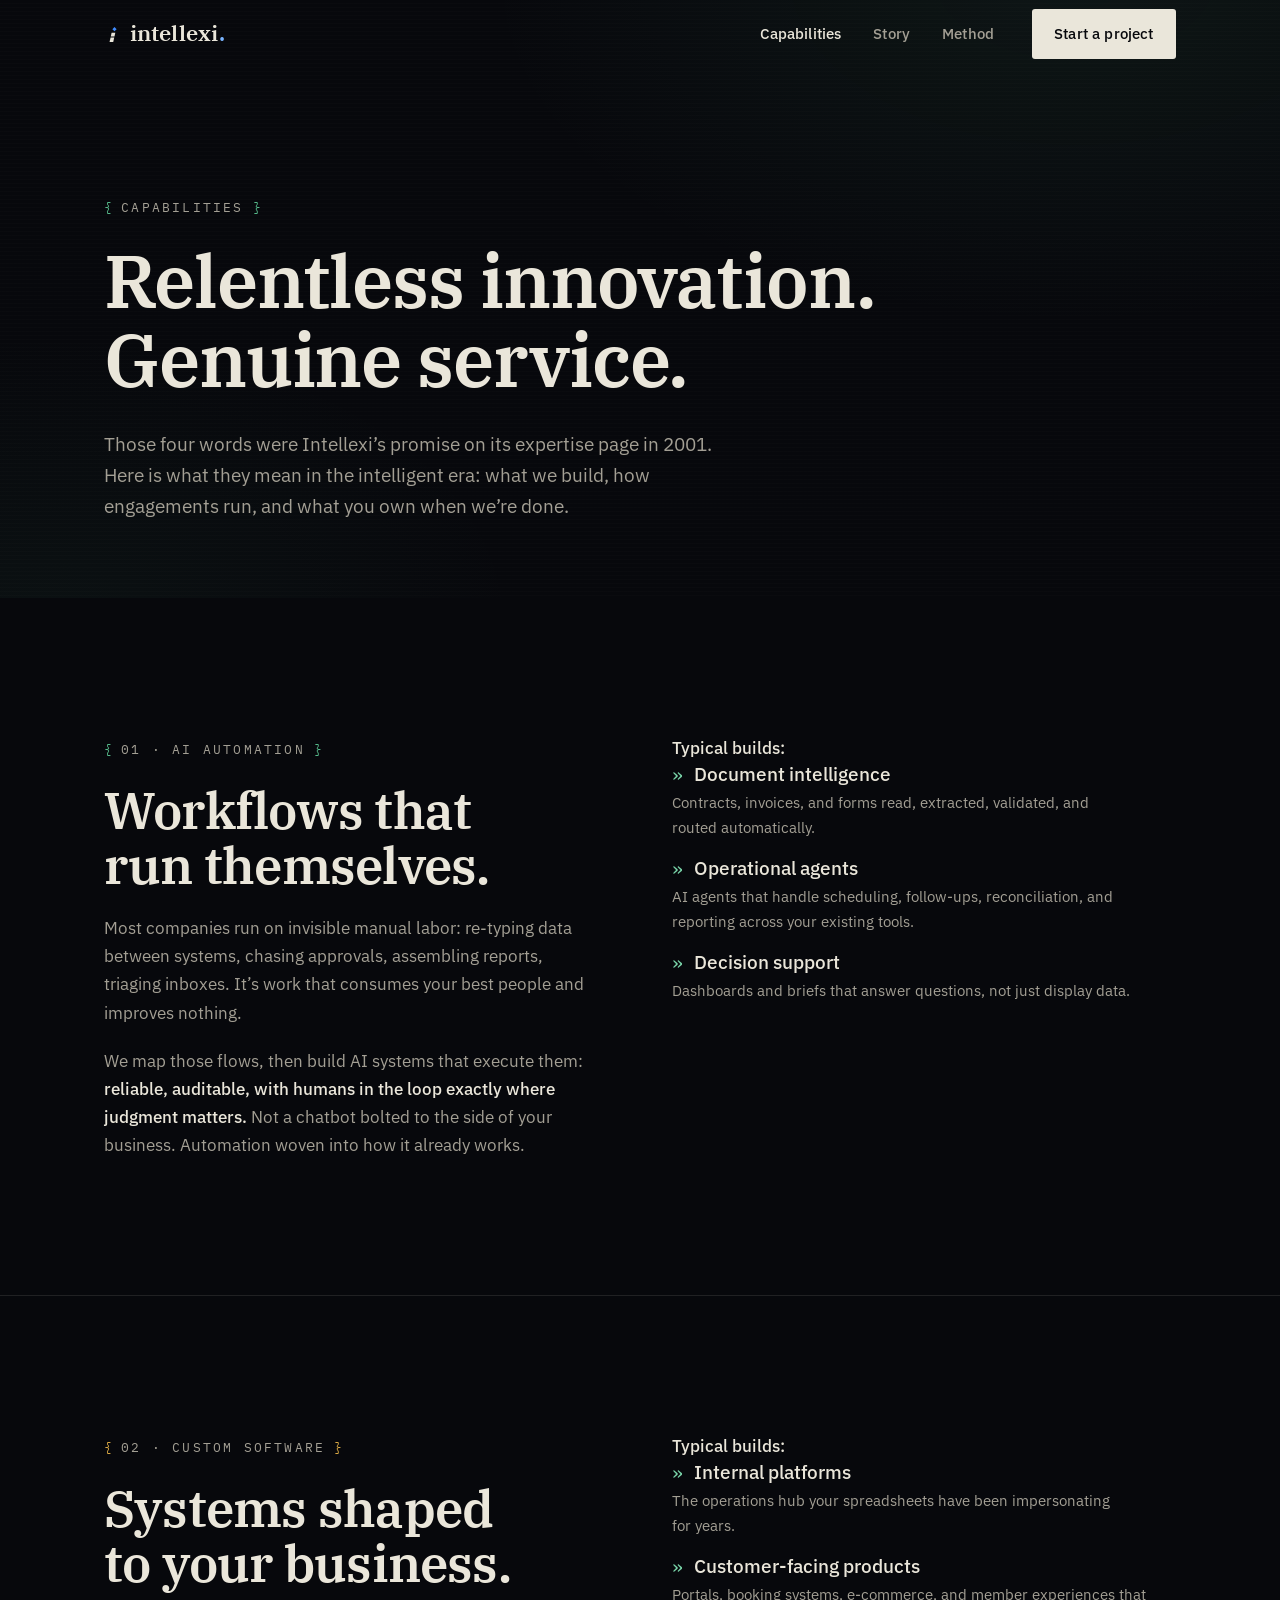
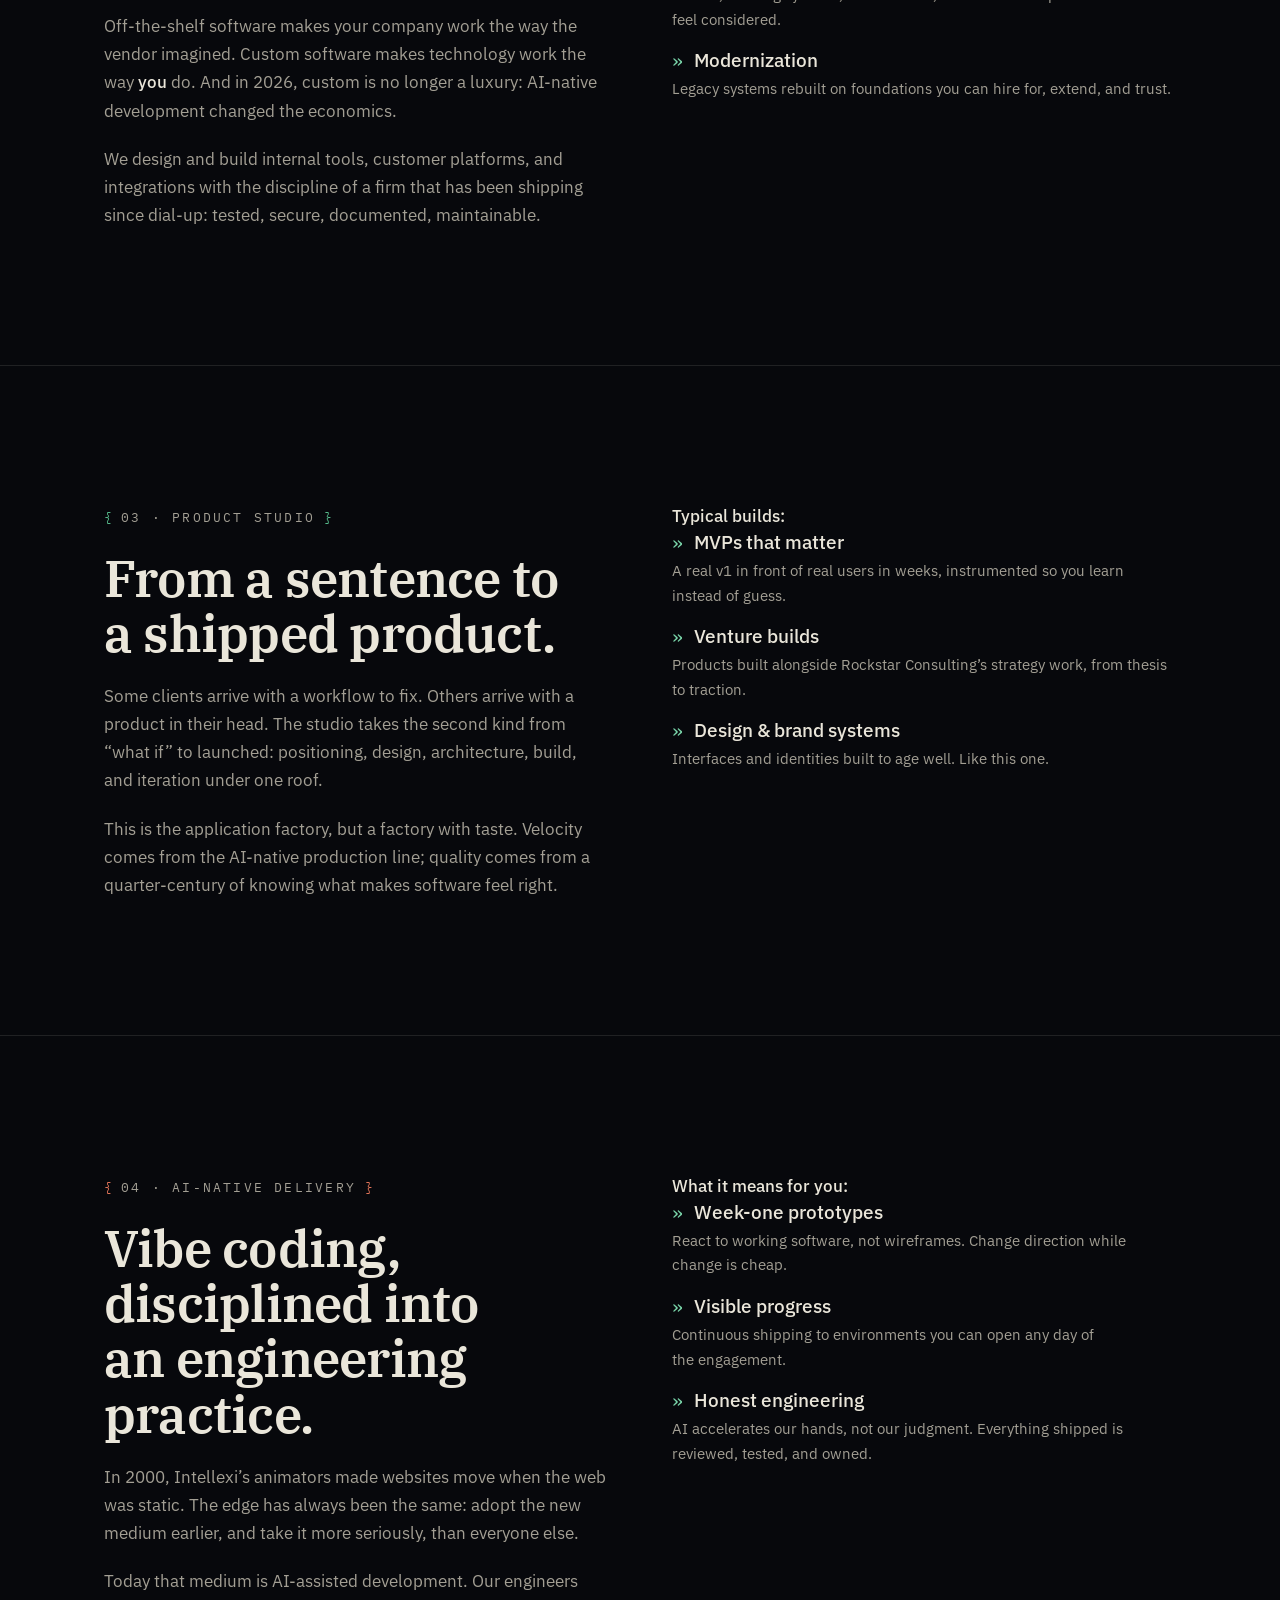
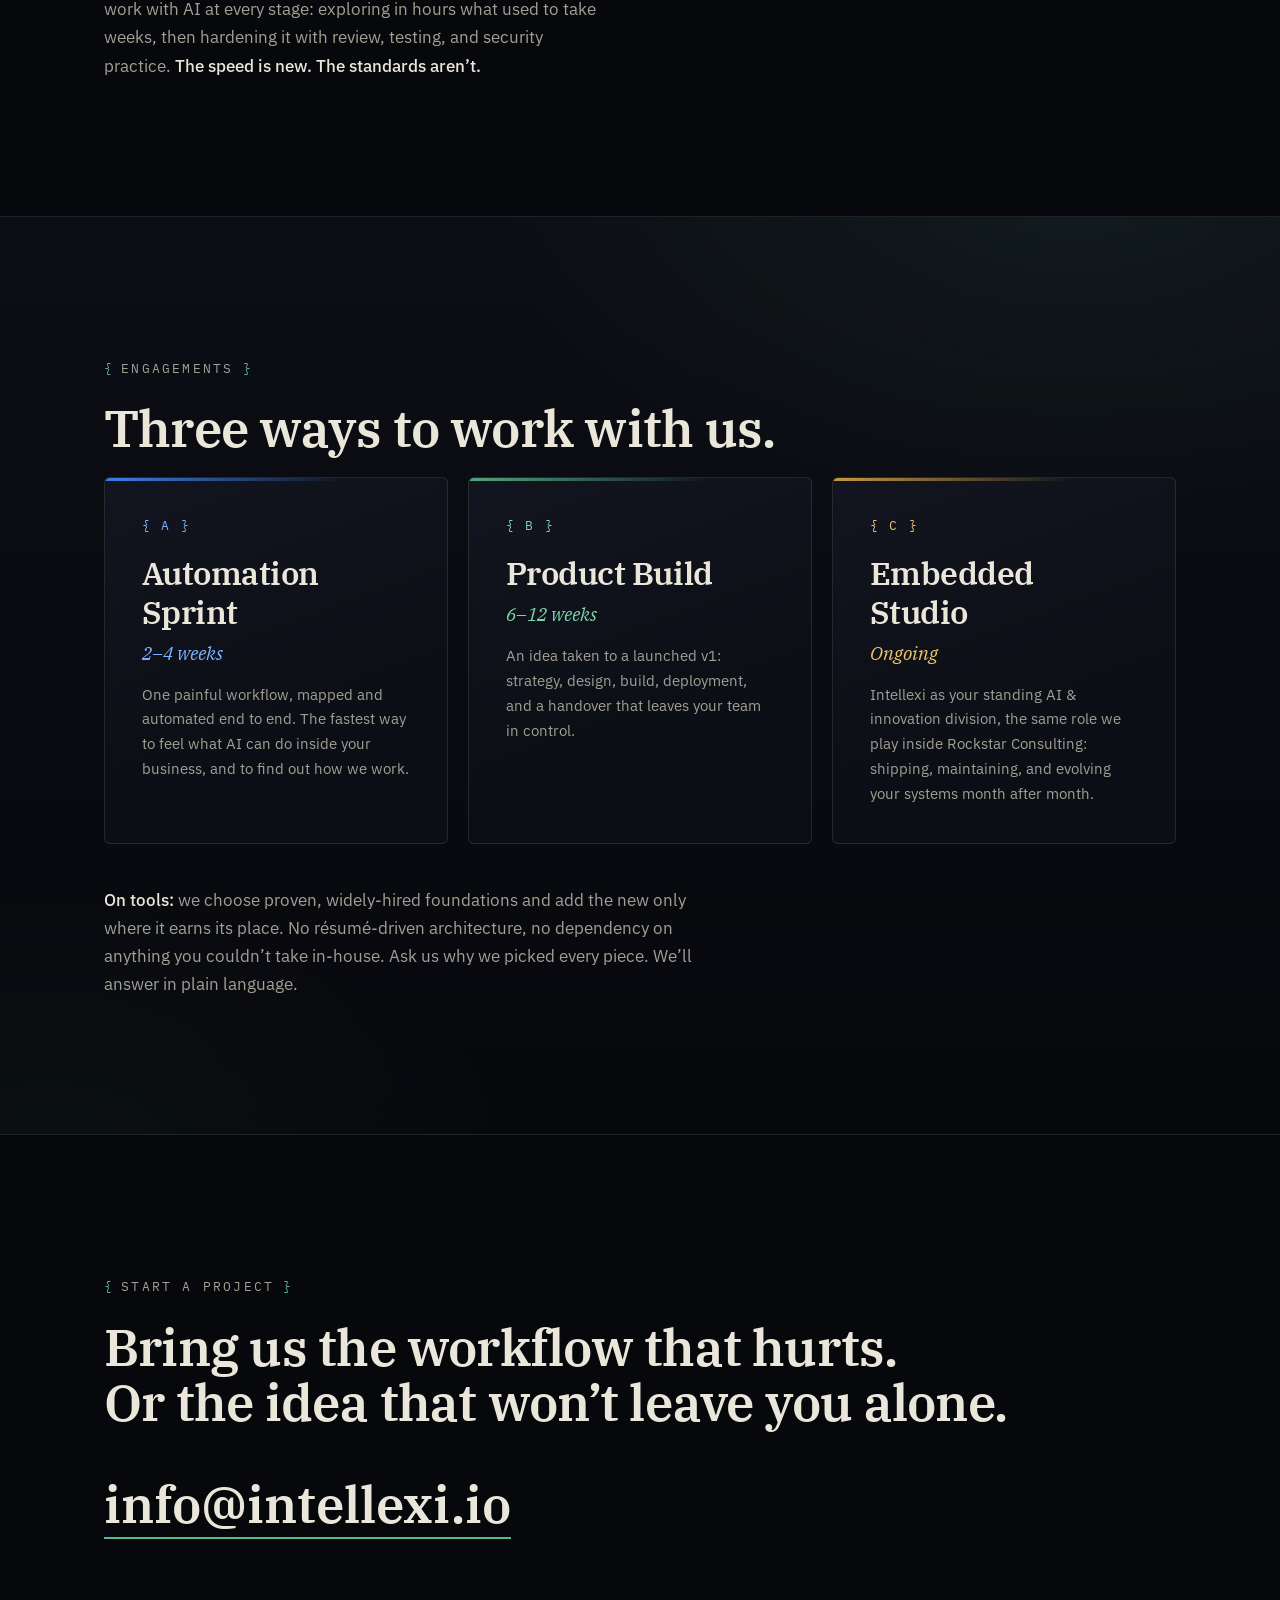
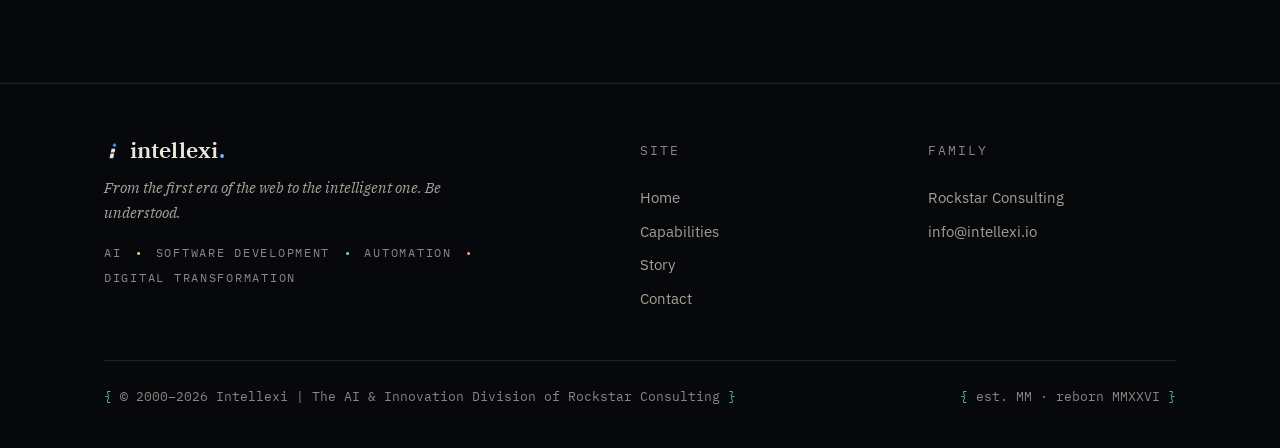
<file: capabilities/index.html>
<!DOCTYPE html>
<html lang="en">
<head>
  <meta charset="utf-8">
  <meta name="viewport" content="width=device-width, initial-scale=1">
  <title>AI Automation, Custom Software &amp; Product Studio | Intellexi Capabilities</title>
  <meta name="description" content="AI automation, custom software development, product studio, and AI-native delivery from Intellexi, the AI &amp; Innovation Division of Rockstar Consulting. What we build, how engagements run, and what you own at the end.">
  <meta name="theme-color" content="#07080c">
  <meta property="og:title" content="Capabilities | Intellexi">
  <meta property="og:description" content="AI automation, custom software, product studio, and AI-native delivery: engineered with production rigor.">
  <meta property="og:type" content="website">
  <meta property="og:url" content="https://intellexi.io/capabilities/">
  <meta property="og:site_name" content="Intellexi">
  <meta property="og:locale" content="en_PH">
  <meta property="og:image" content="https://intellexi.io/assets/img/og.png">
  <meta property="og:image:alt" content="Intellexi: Be understood. The AI and Innovation Division of Rockstar Consulting.">
  <link rel="canonical" href="https://intellexi.io/capabilities/">
  <meta property="og:image:width" content="1200">
  <meta property="og:image:height" content="630">
  <meta name="twitter:card" content="summary_large_image">
  <link rel="icon" href="../assets/img/favicon.svg" type="image/svg+xml">
  <link rel="apple-touch-icon" href="../assets/img/apple-touch-icon.png">
  <link rel="preload" href="../assets/fonts/ibm-plex-serif-latin-600-normal.woff2" as="font" type="font/woff2" crossorigin>
  <link rel="preload" href="../assets/fonts/ibm-plex-sans-latin-400-normal.woff2" as="font" type="font/woff2" crossorigin>
  <link rel="stylesheet" href="../assets/css/main.css">
</head>
<body class="tint-green">
  <a class="skip-link" href="#main">{ skip to content }</a>

  <header class="site-header">
    <div class="container site-header__inner">
      <a class="brand" href="../" aria-label="Intellexi home">
        <svg class="brand-mark" viewBox="0 0 64 64" aria-hidden="true"><polygon points="40,4 48,12 40,20 32,12" fill="#3f8cff"/><polygon points="29,26 43,26 39.9,40 25.9,40" fill="currentColor"/><polygon points="25,44 39,44 35,62 21,62" fill="currentColor"/></svg>
        <span>intellexi<span class="brand-dot">.</span></span>
      </a>
      <button class="nav-toggle" aria-expanded="false" aria-controls="site-nav">{ menu }</button>
      <nav class="site-nav" id="site-nav" aria-label="Main">
        <a href="./" aria-current="page">Capabilities</a>
        <a href="../story/">Story</a>
        <a href="../#method">Method</a>
        <a class="btn btn--solid" href="#contact">Start a project</a>
      </nav>
    </div>
  </header>

  <main id="main">

    <section class="page-hero scanlines wash">
      <div class="container">
        <p class="kicker reveal">Capabilities</p>
        <h1 class="display reveal" style="--reveal-delay:.06s">Relentless innovation.<br>Genuine service.</h1>
        <p class="lede reveal" style="--reveal-delay:.14s">Those four words were Intellexi&rsquo;s promise on its expertise page in 2001. Here is what they mean in the intelligent era: what we build, how engagements run, and what you own when we&rsquo;re done.</p>
      </div>
    </section>

    <!-- AI Automation -->
    <section class="section" aria-labelledby="cap-automation">
      <div class="container">
        <div class="grid-2">
          <div>
            <p class="kicker tint-blue reveal">01 &#183; AI Automation</p>
            <h2 id="cap-automation" class="reveal">Workflows that run themselves.</h2>
            <div class="prose reveal">
              <p>Most companies run on invisible manual labor: re-typing data between systems, chasing approvals, assembling reports, triaging inboxes. It&rsquo;s work that consumes your best people and improves nothing.</p>
              <p>We map those flows, then build AI systems that execute them: <strong>reliable, auditable, with humans in the loop exactly where judgment matters.</strong> Not a chatbot bolted to the side of your business. Automation woven into how it already works.</p>
            </div>
          </div>
          <div class="prose reveal" style="--reveal-delay:.1s">
            <p><strong>Typical builds:</strong></p>
            <ul class="principles" style="grid-template-columns:1fr; gap:1rem">
              <li><h3>Document intelligence</h3><p>Contracts, invoices, and forms read, extracted, validated, and routed automatically.</p></li>
              <li><h3>Operational agents</h3><p>AI agents that handle scheduling, follow-ups, reconciliation, and reporting across your existing tools.</p></li>
              <li><h3>Decision support</h3><p>Dashboards and briefs that answer questions, not just display data.</p></li>
            </ul>
          </div>
        </div>
      </div>
    </section>

    <!-- Custom Software -->
    <section class="section" aria-labelledby="cap-software">
      <div class="container">
        <div class="grid-2">
          <div>
            <p class="kicker tint-gold reveal">02 &#183; Custom Software</p>
            <h2 id="cap-software" class="reveal">Systems shaped to your business.</h2>
            <div class="prose reveal">
              <p>Off-the-shelf software makes your company work the way the vendor imagined. Custom software makes technology work the way <strong>you</strong> do. And in 2026, custom is no longer a luxury: AI-native development changed the economics.</p>
              <p>We design and build internal tools, customer platforms, and integrations with the discipline of a firm that has been shipping since dial-up: tested, secure, documented, maintainable.</p>
            </div>
          </div>
          <div class="prose reveal" style="--reveal-delay:.1s">
            <p><strong>Typical builds:</strong></p>
            <ul class="principles" style="grid-template-columns:1fr; gap:1rem">
              <li><h3>Internal platforms</h3><p>The operations hub your spreadsheets have been impersonating for years.</p></li>
              <li><h3>Customer-facing products</h3><p>Portals, booking systems, e-commerce, and member experiences that feel considered.</p></li>
              <li><h3>Modernization</h3><p>Legacy systems rebuilt on foundations you can hire for, extend, and trust.</p></li>
            </ul>
          </div>
        </div>
      </div>
    </section>

    <!-- Product Studio -->
    <section class="section" aria-labelledby="cap-studio">
      <div class="container">
        <div class="grid-2">
          <div>
            <p class="kicker tint-green reveal">03 &#183; Product Studio</p>
            <h2 id="cap-studio" class="reveal">From a sentence to a shipped product.</h2>
            <div class="prose reveal">
              <p>Some clients arrive with a workflow to fix. Others arrive with a product in their head. The studio takes the second kind from &ldquo;what if&rdquo; to launched: positioning, design, architecture, build, and iteration under one roof.</p>
              <p>This is the application factory, but a factory with taste. Velocity comes from the AI-native production line; quality comes from a quarter-century of knowing what makes software feel right.</p>
            </div>
          </div>
          <div class="prose reveal" style="--reveal-delay:.1s">
            <p><strong>Typical builds:</strong></p>
            <ul class="principles" style="grid-template-columns:1fr; gap:1rem">
              <li><h3>MVPs that matter</h3><p>A real v1 in front of real users in weeks, instrumented so you learn instead of guess.</p></li>
              <li><h3>Venture builds</h3><p>Products built alongside Rockstar Consulting&rsquo;s strategy work, from thesis to traction.</p></li>
              <li><h3>Design &amp; brand systems</h3><p>Interfaces and identities built to age well. Like this one.</p></li>
            </ul>
          </div>
        </div>
      </div>
    </section>

    <!-- AI-Native Delivery -->
    <section class="section" aria-labelledby="cap-delivery">
      <div class="container">
        <div class="grid-2">
          <div>
            <p class="kicker tint-coral reveal">04 &#183; AI-Native Delivery</p>
            <h2 id="cap-delivery" class="reveal">Vibe coding, disciplined into an engineering practice.</h2>
            <div class="prose reveal">
              <p>In 2000, Intellexi&rsquo;s animators made websites move when the web was static. The edge has always been the same: adopt the new medium earlier, and take it more seriously, than everyone else.</p>
              <p>Today that medium is AI-assisted development. Our engineers work with AI at every stage: exploring in hours what used to take weeks, then hardening it with review, testing, and security practice. <strong>The speed is new. The standards aren&rsquo;t.</strong></p>
            </div>
          </div>
          <div class="prose reveal" style="--reveal-delay:.1s">
            <p><strong>What it means for you:</strong></p>
            <ul class="principles" style="grid-template-columns:1fr; gap:1rem">
              <li><h3>Week-one prototypes</h3><p>React to working software, not wireframes. Change direction while change is cheap.</p></li>
              <li><h3>Visible progress</h3><p>Continuous shipping to environments you can open any day of the engagement.</p></li>
              <li><h3>Honest engineering</h3><p>AI accelerates our hands, not our judgment. Everything shipped is reviewed, tested, and owned.</p></li>
            </ul>
          </div>
        </div>
      </div>
    </section>

    <!-- Engagements -->
    <section class="section band wash" aria-labelledby="engagements-title">
      <div class="container">
        <p class="kicker reveal">Engagements</p>
        <h2 id="engagements-title" class="reveal">Three ways to work with us.</h2>
        <div class="card-grid">
          <article class="card card--blue reveal">
            <span class="card-index">{ A }</span>
            <h3>Automation Sprint</h3>
            <span class="card-tag">2&ndash;4 weeks</span>
            <p>One painful workflow, mapped and automated end to end. The fastest way to feel what AI can do inside your business, and to find out how we work.</p>
          </article>
          <article class="card card--green reveal" style="--reveal-delay:.07s">
            <span class="card-index">{ B }</span>
            <h3>Product Build</h3>
            <span class="card-tag">6&ndash;12 weeks</span>
            <p>An idea taken to a launched v1: strategy, design, build, deployment, and a handover that leaves your team in control.</p>
          </article>
          <article class="card card--gold reveal" style="--reveal-delay:.14s">
            <span class="card-index">{ C }</span>
            <h3>Embedded Studio</h3>
            <span class="card-tag">Ongoing</span>
            <p>Intellexi as your standing AI &amp; innovation division, the same role we play inside Rockstar Consulting: shipping, maintaining, and evolving your systems month after month.</p>
          </article>
        </div>
        <div class="prose reveal" style="margin-top:2.6rem">
          <p><strong>On tools:</strong> we choose proven, widely-hired foundations and add the new only where it earns its place. No résumé-driven architecture, no dependency on anything you couldn&rsquo;t take in-house. Ask us why we picked every piece. We&rsquo;ll answer in plain language.</p>
        </div>
      </div>
    </section>

    <!-- Contact -->
    <section class="section" id="contact" aria-labelledby="contact-title">
      <div class="container">
        <p class="kicker reveal">Start a project</p>
        <h2 id="contact-title" class="reveal">Bring us the workflow that hurts.<br>Or the idea that won&rsquo;t leave you alone.</h2>
        <p class="reveal" style="margin-top:2rem"><a class="contact-email" href="mailto:info@intellexi.io">info@intellexi.io</a></p>
      </div>
    </section>
  </main>

  <footer class="site-footer">
    <div class="container">
      <div class="site-footer__grid">
        <div>
          <a class="brand" href="../" aria-label="Intellexi home">
            <svg class="brand-mark" viewBox="0 0 64 64" aria-hidden="true"><polygon points="40,4 48,12 40,20 32,12" fill="#3f8cff"/><polygon points="29,26 43,26 39.9,40 25.9,40" fill="currentColor"/><polygon points="25,44 39,44 35,62 21,62" fill="currentColor"/></svg>
            <span>intellexi<span class="brand-dot">.</span></span>
          </a>
          <p class="footer-tagline">From the first era of the web to the intelligent one. Be understood.</p>
          <p class="disciplines disciplines--footer"><span>AI</span> <span class="dsep" aria-hidden="true" style="color:var(--gold-bright)">&#8226;</span> <span>Software Development</span> <span class="dsep" aria-hidden="true" style="color:var(--green-bright)">&#8226;</span> <span>Automation</span> <span class="dsep" aria-hidden="true" style="color:var(--coral-bright)">&#8226;</span> <span>Digital Transformation</span></p>
        </div>
        <nav aria-label="Footer">
          <p class="footer-head">Site</p>
          <a href="../">Home</a>
          <a href="./">Capabilities</a>
          <a href="../story/">Story</a>
          <a href="#contact">Contact</a>
        </nav>
        <nav aria-label="Family">
          <p class="footer-head">Family</p>
          <a href="https://www.rockstar.one/" rel="noopener">Rockstar Consulting</a>
          <a href="mailto:info@intellexi.io">info@intellexi.io</a>
        </nav>
      </div>
      <div class="footer-meta">
        <span class="braces">&#169; 2000&ndash;<span id="year">2026</span> Intellexi &#124; The AI &amp; Innovation Division of Rockstar Consulting</span>
        <span class="braces">est. MM &#183; reborn MMXXVI</span>
      </div>
    </div>
  </footer>

  <script type="application/ld+json">
  {
    "@context": "https://schema.org",
    "@type": "BreadcrumbList",
    "itemListElement": [
      { "@type": "ListItem", "position": 1, "name": "Home", "item": "https://intellexi.io/" },
      { "@type": "ListItem", "position": 2, "name": "Capabilities", "item": "https://intellexi.io/capabilities/" }
    ]
  }
  </script>
  <script src="../assets/js/main.js" defer></script>
</body>
</html>
</file>
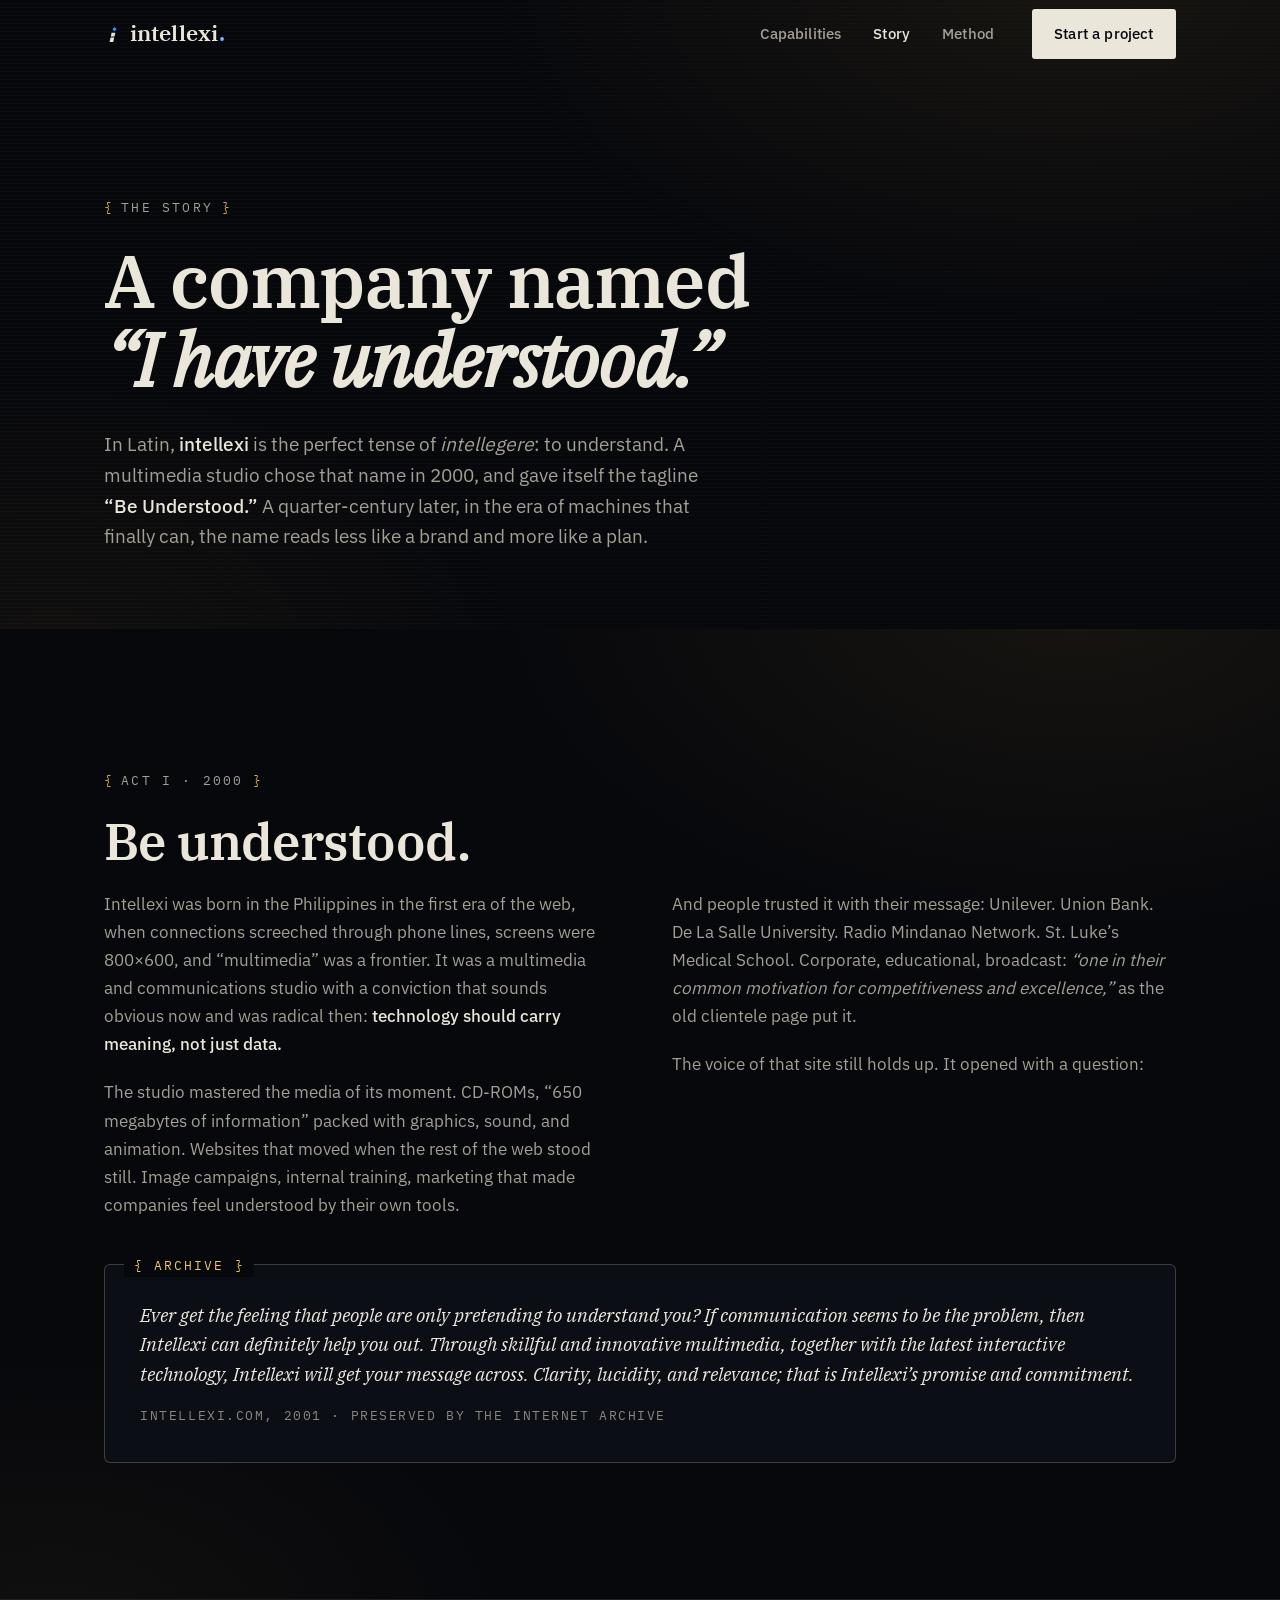
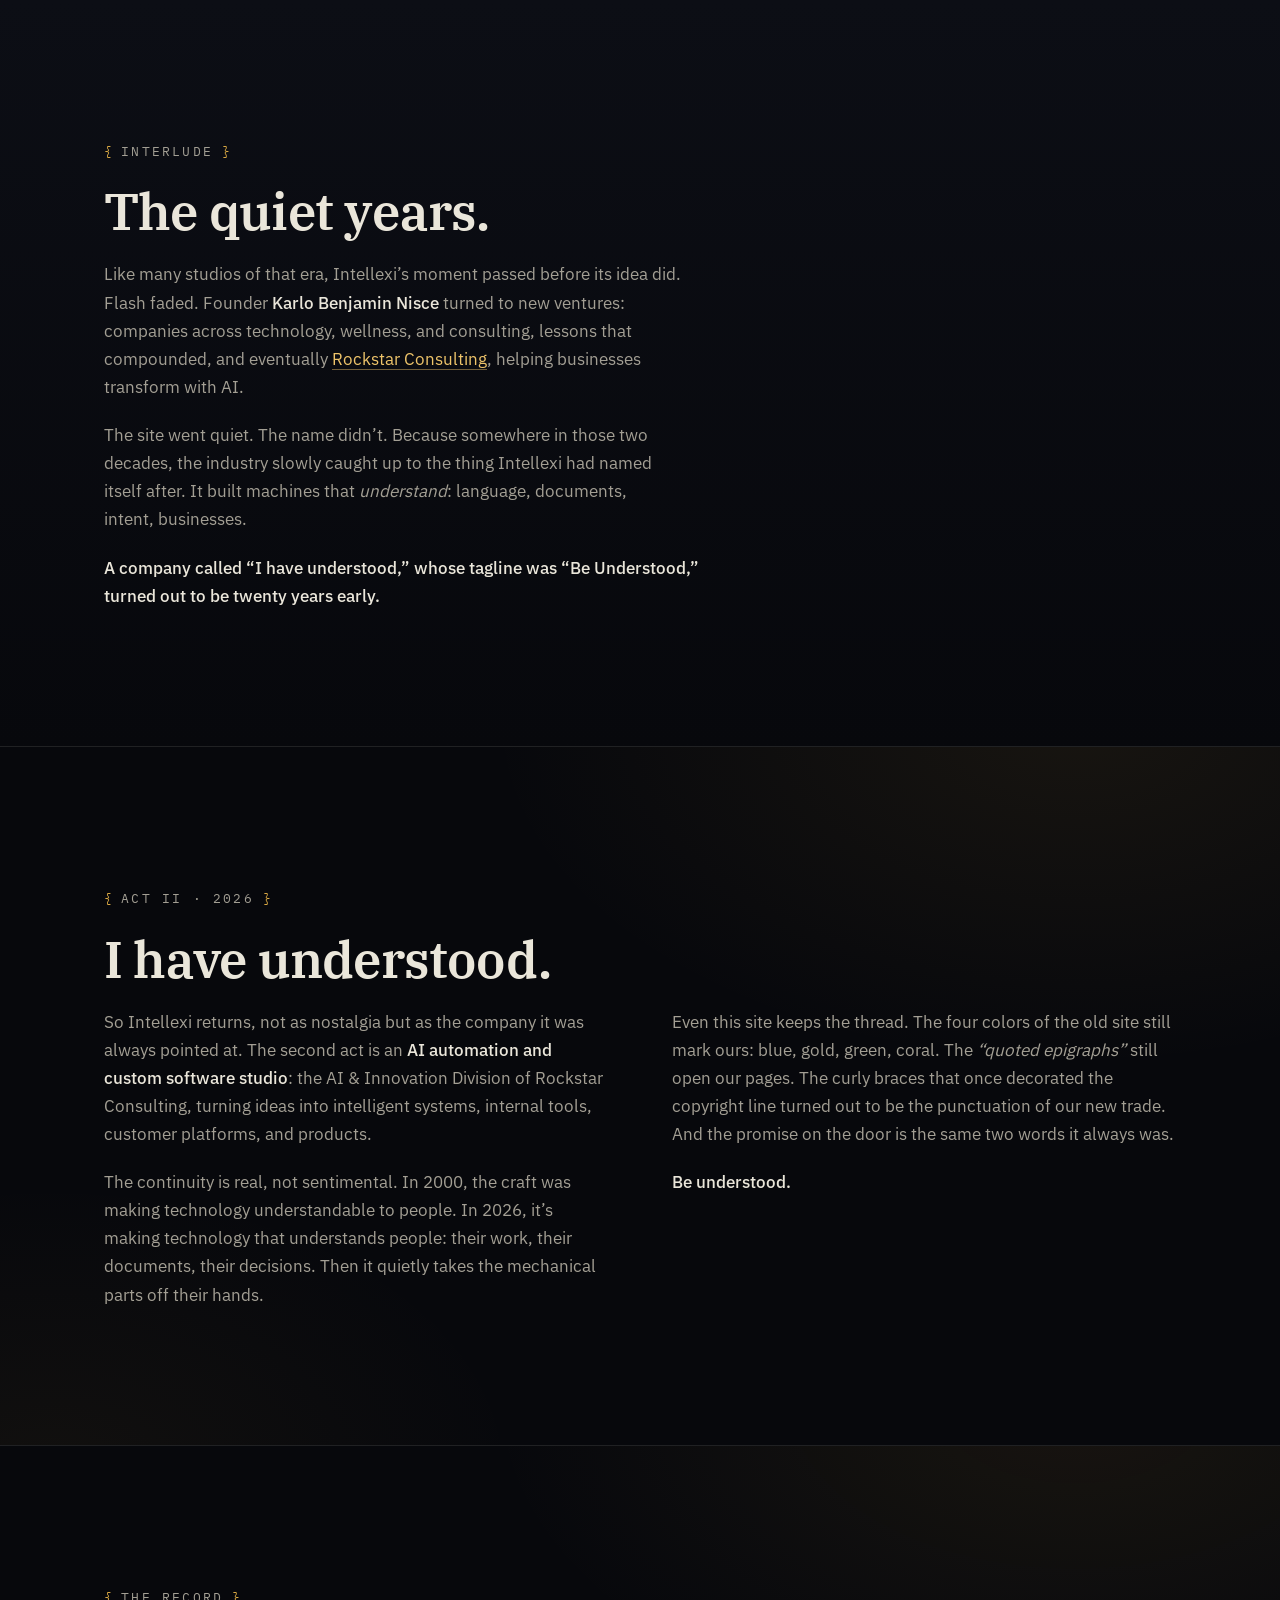
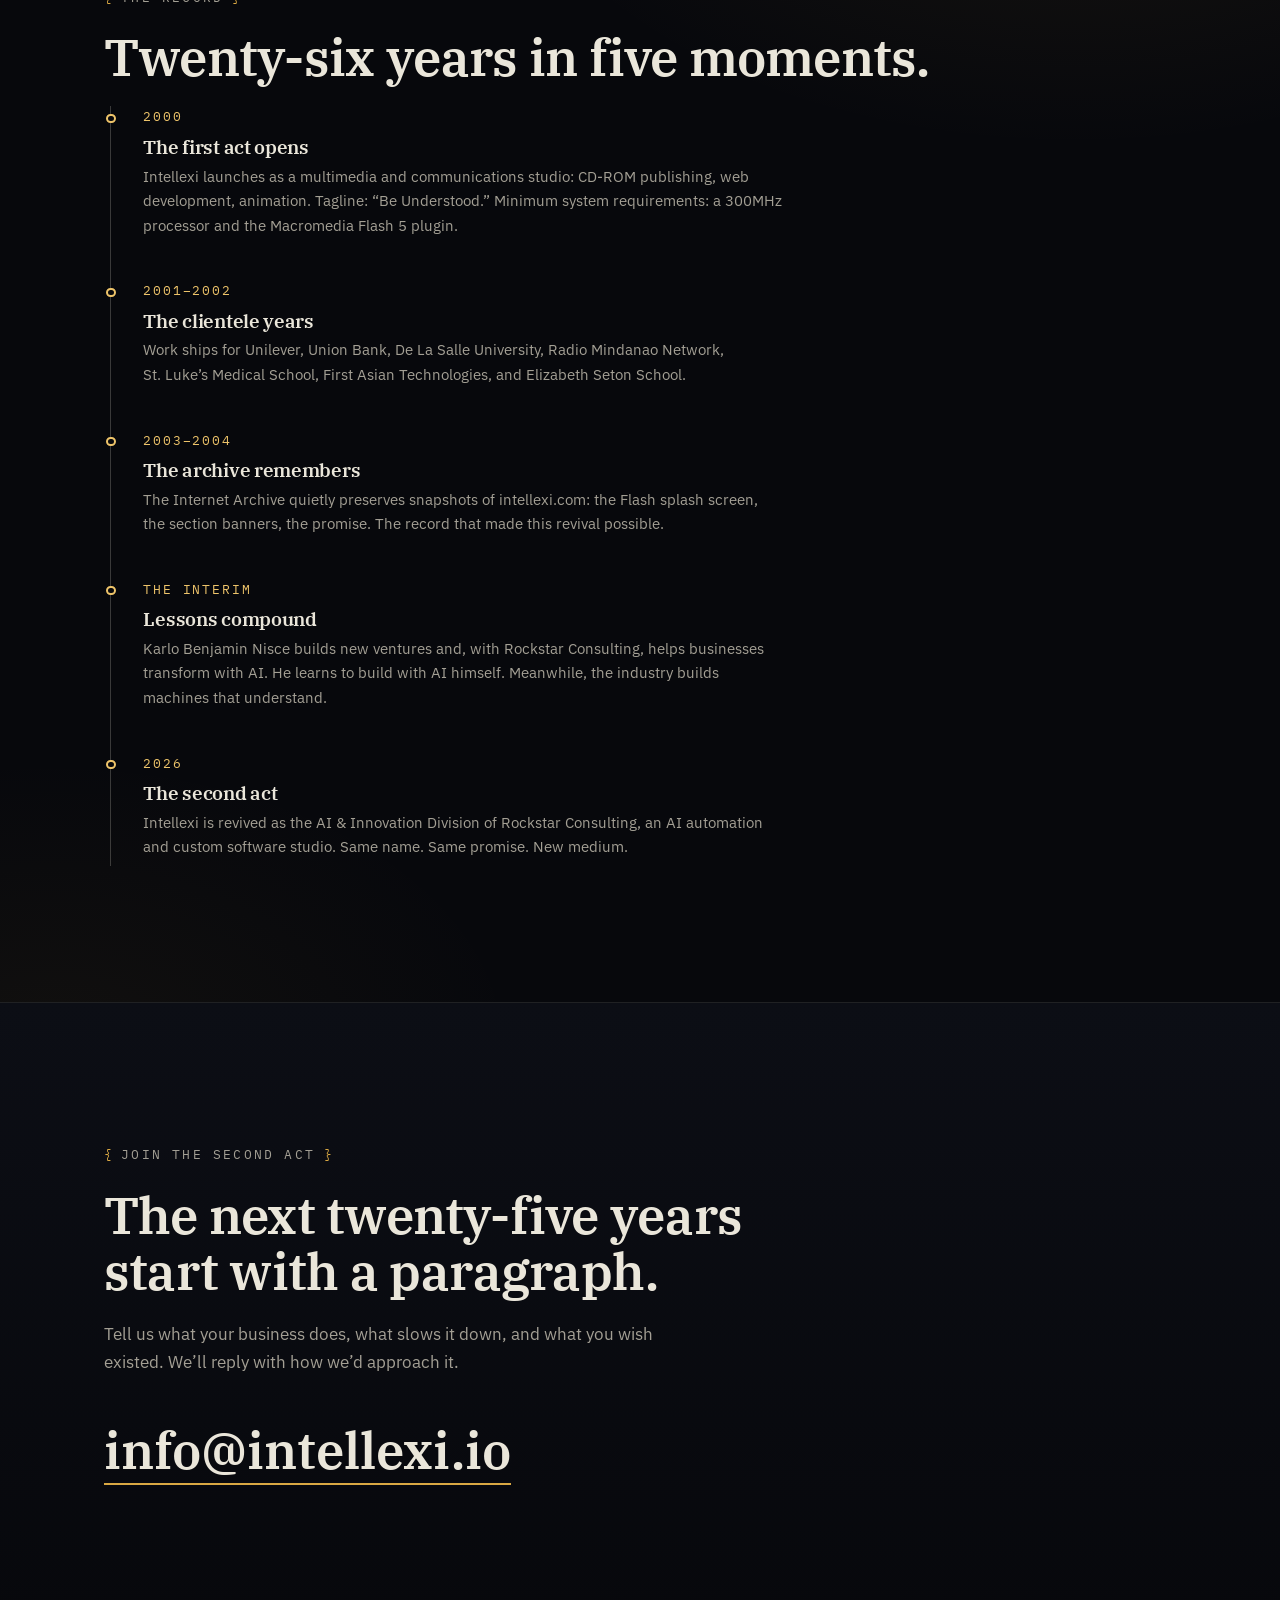
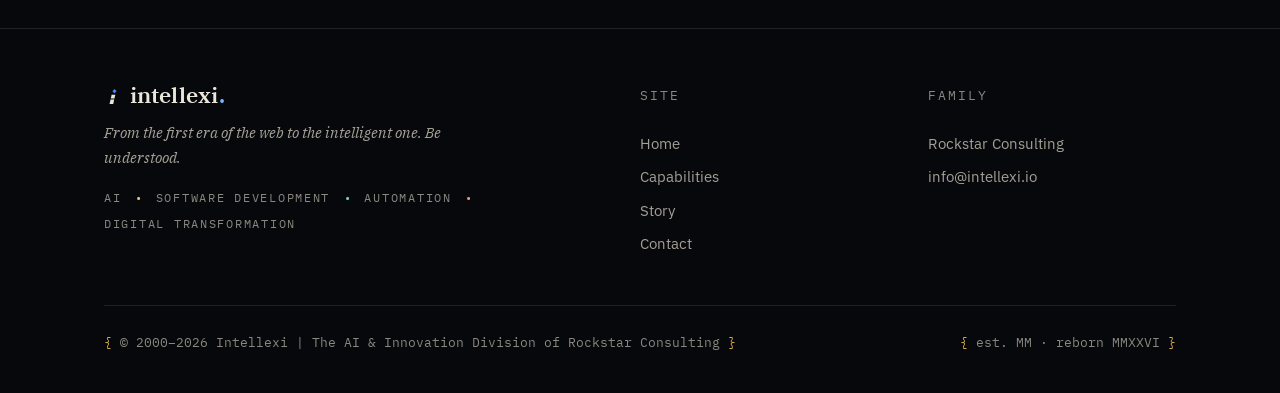
<file: story/index.html>
<!DOCTYPE html>
<html lang="en">
<head>
  <meta charset="utf-8">
  <meta name="viewport" content="width=device-width, initial-scale=1">
  <title>Our Story: From Multimedia Studio to AI Division, Est. 2000 | Intellexi</title>
  <meta name="description" content="Intellexi began in 2000 as a multimedia studio with the tagline 'Be Understood.' A quarter-century later, the name, Latin for 'I have understood,' reads like a plan. This is the story of both acts.">
  <meta name="theme-color" content="#07080c">
  <meta property="og:title" content="Story | Intellexi, Est. 2000">
  <meta property="og:description" content="A multimedia studio named 'I have understood,' revived for the era of machines that finally do.">
  <meta property="og:type" content="website">
  <meta property="og:url" content="https://intellexi.io/story/">
  <meta property="og:site_name" content="Intellexi">
  <meta property="og:locale" content="en_PH">
  <meta property="og:image" content="https://intellexi.io/assets/img/og.png">
  <meta property="og:image:alt" content="Intellexi: Be understood. The AI and Innovation Division of Rockstar Consulting.">
  <link rel="canonical" href="https://intellexi.io/story/">
  <meta property="og:image:width" content="1200">
  <meta property="og:image:height" content="630">
  <meta name="twitter:card" content="summary_large_image">
  <link rel="icon" href="../assets/img/favicon.svg" type="image/svg+xml">
  <link rel="apple-touch-icon" href="../assets/img/apple-touch-icon.png">
  <link rel="preload" href="../assets/fonts/ibm-plex-serif-latin-600-normal.woff2" as="font" type="font/woff2" crossorigin>
  <link rel="preload" href="../assets/fonts/ibm-plex-sans-latin-400-normal.woff2" as="font" type="font/woff2" crossorigin>
  <link rel="stylesheet" href="../assets/css/main.css">
</head>
<body class="tint-gold">
  <a class="skip-link" href="#main">{ skip to content }</a>

  <header class="site-header">
    <div class="container site-header__inner">
      <a class="brand" href="../" aria-label="Intellexi home">
        <svg class="brand-mark" viewBox="0 0 64 64" aria-hidden="true"><polygon points="40,4 48,12 40,20 32,12" fill="#3f8cff"/><polygon points="29,26 43,26 39.9,40 25.9,40" fill="currentColor"/><polygon points="25,44 39,44 35,62 21,62" fill="currentColor"/></svg>
        <span>intellexi<span class="brand-dot">.</span></span>
      </a>
      <button class="nav-toggle" aria-expanded="false" aria-controls="site-nav">{ menu }</button>
      <nav class="site-nav" id="site-nav" aria-label="Main">
        <a href="../capabilities/">Capabilities</a>
        <a href="./" aria-current="page">Story</a>
        <a href="../#method">Method</a>
        <a class="btn btn--solid" href="../#contact">Start a project</a>
      </nav>
    </div>
  </header>

  <main id="main">

    <section class="page-hero scanlines wash">
      <div class="container">
        <p class="kicker reveal">The story</p>
        <h1 class="display reveal" style="--reveal-delay:.06s">A company named<br><em>&ldquo;I have understood.&rdquo;</em></h1>
        <p class="lede reveal" style="--reveal-delay:.14s">In Latin, <strong>intellexi</strong> is the perfect tense of <em>intellegere</em>: to understand. A multimedia studio chose that name in 2000, and gave itself the tagline <strong>&ldquo;Be Understood.&rdquo;</strong> A quarter-century later, in the era of machines that finally can, the name reads less like a brand and more like a plan.</p>
      </div>
    </section>

    <!-- Act I -->
    <section class="section wash" aria-labelledby="act1-title">
      <div class="container">
        <p class="kicker reveal">Act I &#183; 2000</p>
        <h2 id="act1-title" class="reveal">Be understood.</h2>
        <div class="grid-2">
          <div class="prose reveal">
            <p>Intellexi was born in the Philippines in the first era of the web, when connections screeched through phone lines, screens were 800&#215;600, and &ldquo;multimedia&rdquo; was a frontier. It was a multimedia and communications studio with a conviction that sounds obvious now and was radical then: <strong>technology should carry meaning, not just data.</strong></p>
            <p>The studio mastered the media of its moment. CD-ROMs, &ldquo;650 megabytes of information&rdquo; packed with graphics, sound, and animation. Websites that moved when the rest of the web stood still. Image campaigns, internal training, marketing that made companies feel understood by their own tools.</p>
          </div>
          <div class="prose reveal" style="--reveal-delay:.1s">
            <p>And people trusted it with their message: Unilever. Union Bank. De&nbsp;La&nbsp;Salle University. Radio Mindanao Network. St.&nbsp;Luke&rsquo;s Medical School. Corporate, educational, broadcast: <em>&ldquo;one in their common motivation for competitiveness and excellence,&rdquo;</em> as the old clientele page put it.</p>
            <p>The voice of that site still holds up. It opened with a question:</p>
          </div>
        </div>
        <figure class="artifact reveal" style="margin-top:2.8rem">
          <blockquote>Ever get the feeling that people are only pretending to understand you? If communication seems to be the problem, then Intellexi can definitely help you out. Through skillful and innovative multimedia, together with the latest interactive technology, Intellexi will get your message across. Clarity, lucidity, and relevance; that is Intellexi&rsquo;s promise and commitment.</blockquote>
          <figcaption>intellexi.com, 2001 &#183; preserved by the Internet Archive</figcaption>
        </figure>
      </div>
    </section>

    <!-- Interlude -->
    <section class="section band" aria-labelledby="interlude-title">
      <div class="container">
        <p class="kicker reveal">Interlude</p>
        <h2 id="interlude-title" class="reveal">The quiet years.</h2>
        <div class="prose reveal">
          <p>Like many studios of that era, Intellexi&rsquo;s moment passed before its idea did. Flash faded. Founder <strong>Karlo Benjamin Nisce</strong> turned to new ventures: companies across technology, wellness, and consulting, lessons that compounded, and eventually <a href="https://www.rockstar.one/" rel="noopener">Rockstar Consulting</a>, helping businesses transform with AI.</p>
          <p>The site went quiet. The name didn&rsquo;t. Because somewhere in those two decades, the industry slowly caught up to the thing Intellexi had named itself after. It built machines that <em>understand</em>: language, documents, intent, businesses.</p>
          <p><strong>A company called &ldquo;I have understood,&rdquo; whose tagline was &ldquo;Be Understood,&rdquo; turned out to be twenty years early.</strong></p>
        </div>
      </div>
    </section>

    <!-- Act II -->
    <section class="section wash" aria-labelledby="act2-title">
      <div class="container">
        <p class="kicker reveal">Act II &#183; 2026</p>
        <h2 id="act2-title" class="reveal">I have understood.</h2>
        <div class="grid-2">
          <div class="prose reveal">
            <p>So Intellexi returns, not as nostalgia but as the company it was always pointed at. The second act is an <strong>AI automation and custom software studio</strong>: the AI &amp; Innovation Division of Rockstar Consulting, turning ideas into intelligent systems, internal tools, customer platforms, and products.</p>
            <p>The continuity is real, not sentimental. In 2000, the craft was making technology understandable to people. In 2026, it&rsquo;s making technology that understands people: their work, their documents, their decisions. Then it quietly takes the mechanical parts off their hands.</p>
          </div>
          <div class="prose reveal" style="--reveal-delay:.1s">
            <p>Even this site keeps the thread. The four colors of the old site still mark ours: blue, gold, green, coral. The <em>&ldquo;quoted epigraphs&rdquo;</em> still open our pages. The curly braces that once decorated the copyright line turned out to be the punctuation of our new trade. And the promise on the door is the same two words it always was.</p>
            <p><strong>Be understood.</strong></p>
          </div>
        </div>
      </div>
    </section>

    <!-- Timeline -->
    <section class="section wash" aria-labelledby="timeline-title">
      <div class="container">
        <p class="kicker reveal">The record</p>
        <h2 id="timeline-title" class="reveal">Twenty-six years in five moments.</h2>
        <ol class="timeline reveal">
          <li>
            <span class="tl-date">2000</span>
            <h3>The first act opens</h3>
            <p>Intellexi launches as a multimedia and communications studio: CD-ROM publishing, web development, animation. Tagline: &ldquo;Be Understood.&rdquo; Minimum system requirements: a 300MHz processor and the Macromedia Flash 5 plugin.</p>
          </li>
          <li>
            <span class="tl-date">2001&ndash;2002</span>
            <h3>The clientele years</h3>
            <p>Work ships for Unilever, Union Bank, De&nbsp;La&nbsp;Salle University, Radio Mindanao Network, St.&nbsp;Luke&rsquo;s Medical School, First Asian Technologies, and Elizabeth Seton School.</p>
          </li>
          <li>
            <span class="tl-date">2003&ndash;2004</span>
            <h3>The archive remembers</h3>
            <p>The Internet Archive quietly preserves snapshots of intellexi.com: the Flash splash screen, the section banners, the promise. The record that made this revival possible.</p>
          </li>
          <li>
            <span class="tl-date">The interim</span>
            <h3>Lessons compound</h3>
            <p>Karlo Benjamin Nisce builds new ventures and, with Rockstar Consulting, helps businesses transform with AI. He learns to build with AI himself. Meanwhile, the industry builds machines that understand.</p>
          </li>
          <li>
            <span class="tl-date">2026</span>
            <h3>The second act</h3>
            <p>Intellexi is revived as the AI &amp; Innovation Division of Rockstar Consulting, an AI automation and custom software studio. Same name. Same promise. New medium.</p>
          </li>
        </ol>
      </div>
    </section>

    <!-- Contact -->
    <section class="section band" id="contact" aria-labelledby="contact-title">
      <div class="container">
        <p class="kicker reveal">Join the second act</p>
        <h2 id="contact-title" class="reveal">The next twenty-five years start with a paragraph.</h2>
        <div class="prose reveal">
          <p>Tell us what your business does, what slows it down, and what you wish existed. We&rsquo;ll reply with how we&rsquo;d approach it.</p>
        </div>
        <p class="reveal" style="margin-top:2rem"><a class="contact-email" href="mailto:info@intellexi.io">info@intellexi.io</a></p>
      </div>
    </section>
  </main>

  <footer class="site-footer">
    <div class="container">
      <div class="site-footer__grid">
        <div>
          <a class="brand" href="../" aria-label="Intellexi home">
            <svg class="brand-mark" viewBox="0 0 64 64" aria-hidden="true"><polygon points="40,4 48,12 40,20 32,12" fill="#3f8cff"/><polygon points="29,26 43,26 39.9,40 25.9,40" fill="currentColor"/><polygon points="25,44 39,44 35,62 21,62" fill="currentColor"/></svg>
            <span>intellexi<span class="brand-dot">.</span></span>
          </a>
          <p class="footer-tagline">From the first era of the web to the intelligent one. Be understood.</p>
          <p class="disciplines disciplines--footer"><span>AI</span> <span class="dsep" aria-hidden="true" style="color:var(--gold-bright)">&#8226;</span> <span>Software Development</span> <span class="dsep" aria-hidden="true" style="color:var(--green-bright)">&#8226;</span> <span>Automation</span> <span class="dsep" aria-hidden="true" style="color:var(--coral-bright)">&#8226;</span> <span>Digital Transformation</span></p>
        </div>
        <nav aria-label="Footer">
          <p class="footer-head">Site</p>
          <a href="../">Home</a>
          <a href="../capabilities/">Capabilities</a>
          <a href="./">Story</a>
          <a href="../#contact">Contact</a>
        </nav>
        <nav aria-label="Family">
          <p class="footer-head">Family</p>
          <a href="https://www.rockstar.one/" rel="noopener">Rockstar Consulting</a>
          <a href="mailto:info@intellexi.io">info@intellexi.io</a>
        </nav>
      </div>
      <div class="footer-meta">
        <span class="braces">&#169; 2000&ndash;<span id="year">2026</span> Intellexi &#124; The AI &amp; Innovation Division of Rockstar Consulting</span>
        <span class="braces">est. MM &#183; reborn MMXXVI</span>
      </div>
    </div>
  </footer>

  <script type="application/ld+json">
  {
    "@context": "https://schema.org",
    "@type": "BreadcrumbList",
    "itemListElement": [
      { "@type": "ListItem", "position": 1, "name": "Home", "item": "https://intellexi.io/" },
      { "@type": "ListItem", "position": 2, "name": "Story", "item": "https://intellexi.io/story/" }
    ]
  }
  </script>
  <script src="../assets/js/main.js" defer></script>
</body>
</html>
</file>
<file: assets/css/main.css>
/* ==========================================================================
   INTELLEXI — design system
   Est. 2001 · Reborn 2026
   --------------------------------------------------------------------------
   Structure:
     1. Fonts            5. Header / nav        9. Page sections
     2. Tokens           6. Buttons & links    10. Footer
     3. Base / reset     7. Typography kit     11. Motion & reveal
     4. Layout           8. Components         12. Responsive / a11y
   ========================================================================== */

/* 1. Fonts ---------------------------------------------------------------- */

@font-face {
  font-family: "IBM Plex Serif";
  font-style: normal;
  font-weight: 400;
  font-display: swap;
  src: url("../fonts/ibm-plex-serif-latin-400-normal.woff2") format("woff2");
}
@font-face {
  font-family: "IBM Plex Serif";
  font-style: italic;
  font-weight: 400;
  font-display: swap;
  src: url("../fonts/ibm-plex-serif-latin-400-italic.woff2") format("woff2");
}
@font-face {
  font-family: "IBM Plex Serif";
  font-style: normal;
  font-weight: 600;
  font-display: swap;
  src: url("../fonts/ibm-plex-serif-latin-600-normal.woff2") format("woff2");
}
@font-face {
  font-family: "IBM Plex Sans";
  font-style: normal;
  font-weight: 400;
  font-display: swap;
  src: url("../fonts/ibm-plex-sans-latin-400-normal.woff2") format("woff2");
}
@font-face {
  font-family: "IBM Plex Sans";
  font-style: normal;
  font-weight: 500;
  font-display: swap;
  src: url("../fonts/ibm-plex-sans-latin-500-normal.woff2") format("woff2");
}
@font-face {
  font-family: "IBM Plex Mono";
  font-style: normal;
  font-weight: 400;
  font-display: swap;
  src: url("../fonts/ibm-plex-mono-latin-400-normal.woff2") format("woff2");
}

/* 2. Tokens ---------------------------------------------------------------- */

:root {
  /* Ink — the canvas */
  --ink-0: #07080c;
  --ink-1: #0c0e15;
  --ink-2: #12151f;
  --ink-3: #1a1e2b;

  /* Ivory — the voice */
  --text: #eae6da;
  --text-dim: #a39f94;
  --text-faint: #8a8780; /* ≥ 4.5:1 on --ink-0 */

  /* Heritage tints — the four section colors of intellexi.com, 2001.
     Blue (home) · Gold (profile) · Green (expertise) · Coral (clientele) */
  --blue: #3f8cff;
  --blue-bright: #79b4ff;
  --gold: #d9a843;
  --gold-bright: #eec46a;
  --green: #55b98a;
  --green-bright: #79d4a9;
  --coral: #e07358;
  --coral-bright: #f2937b;

  --accent: var(--blue);
  --accent-bright: var(--blue-bright);

  --line: rgba(234, 230, 218, 0.11);
  --line-strong: rgba(234, 230, 218, 0.22);

  --serif: "IBM Plex Serif", "Iowan Old Style", Georgia, serif;
  --sans: "IBM Plex Sans", "Helvetica Neue", Arial, sans-serif;
  --mono: "IBM Plex Mono", "SFMono-Regular", Consolas, monospace;

  --measure: 38rem;
  --container: 72rem;
  --gutter: clamp(1.25rem, 4vw, 2.5rem);

  --step-hero: clamp(2.9rem, 8.5vw, 6.5rem);
  --step-1: clamp(2rem, 4.2vw, 3.2rem);
  --step-2: clamp(1.45rem, 2.6vw, 2rem);
  --step-3: 1.2rem;
  --step-0: 1.0625rem;
  --step--1: 0.9375rem;
  --step--2: 0.8125rem;

  --ease-out: cubic-bezier(0.16, 1, 0.3, 1);
}

/* Per-section accent override via the heritage tint system */
.tint-gold { --accent: var(--gold); --accent-bright: var(--gold-bright); }
.tint-green { --accent: var(--green); --accent-bright: var(--green-bright); }
.tint-coral { --accent: var(--coral); --accent-bright: var(--coral-bright); }

/* 3. Base ------------------------------------------------------------------ */

*,
*::before,
*::after {
  box-sizing: border-box;
  margin: 0;
}

html {
  scroll-behavior: smooth;
  -webkit-text-size-adjust: 100%;
}

body {
  background: var(--ink-0);
  color: var(--text);
  font-family: var(--sans);
  font-size: var(--step-0);
  line-height: 1.65;
  -webkit-font-smoothing: antialiased;
  overflow-x: hidden;
}

img,
svg {
  max-width: 100%;
  display: block;
}

::selection {
  background: var(--blue);
  color: var(--ink-0);
}

:focus-visible {
  outline: 2px solid var(--accent-bright);
  outline-offset: 3px;
  border-radius: 2px;
}

.skip-link {
  position: absolute;
  left: 1rem;
  top: -4rem;
  z-index: 100;
  background: var(--text);
  color: var(--ink-0);
  padding: 0.6rem 1rem;
  font-family: var(--mono);
  font-size: var(--step--2);
  text-decoration: none;
  transition: top 0.2s var(--ease-out);
}
.skip-link:focus-visible {
  top: 1rem;
}

/* 4. Layout ---------------------------------------------------------------- */

.container {
  max-width: var(--container);
  margin-inline: auto;
  padding-inline: var(--gutter);
}

.section {
  padding-block: clamp(5rem, 11vw, 8.5rem);
  position: relative;
}

.section + .section {
  border-top: 1px solid var(--line);
}

.grid-2 {
  display: grid;
  gap: clamp(2rem, 5vw, 4.5rem);
  grid-template-columns: repeat(auto-fit, minmax(19rem, 1fr));
  align-items: start;
}

/* 5. Header ---------------------------------------------------------------- */

.site-header {
  position: fixed;
  inset: 0 0 auto 0;
  z-index: 50;
  transition: background 0.35s ease, border-color 0.35s ease;
  border-bottom: 1px solid transparent;
}
.site-header.is-scrolled {
  background: color-mix(in srgb, var(--ink-0) 88%, transparent);
  -webkit-backdrop-filter: blur(14px);
  backdrop-filter: blur(14px);
  border-bottom-color: var(--line);
}

.site-header__inner {
  display: flex;
  align-items: center;
  justify-content: space-between;
  gap: 1.5rem;
  height: 4.25rem;
}

.brand {
  display: inline-flex;
  align-items: baseline;
  gap: 0.55rem;
  text-decoration: none;
  color: var(--text);
  font-family: var(--serif);
  font-weight: 600;
  font-size: 1.35rem;
  letter-spacing: 0.01em;
  line-height: 1;
}
.brand .brand-mark {
  align-self: center;
  width: 1.05rem;
  height: 1.05rem;
  flex: none;
}
.brand .brand-dot {
  color: var(--blue-bright);
}

.site-nav {
  display: flex;
  align-items: center;
  gap: clamp(1.1rem, 2.5vw, 2rem);
}
.site-nav a {
  color: var(--text-dim);
  text-decoration: none;
  font-size: var(--step--1);
  font-weight: 500;
  letter-spacing: 0.01em;
  transition: color 0.2s ease;
}
.site-nav a:hover,
.site-nav a[aria-current="page"] {
  color: var(--text);
}
.site-nav .btn {
  margin-left: 0.35rem;
}
/* .site-nav a would otherwise out-specify .btn--solid and dim the CTA text */
.site-nav a.btn--solid {
  color: var(--ink-0);
}
.site-nav a.btn--solid:hover {
  color: var(--ink-0);
}

.nav-toggle {
  display: none;
  background: none;
  border: 1px solid var(--line-strong);
  border-radius: 4px;
  color: var(--text);
  font-family: var(--mono);
  font-size: var(--step--2);
  padding: 0.5rem 0.8rem;
  cursor: pointer;
}

/* 6. Buttons & links ------------------------------------------------------- */

.btn {
  display: inline-flex;
  align-items: center;
  gap: 0.5rem;
  font-family: var(--sans);
  font-weight: 500;
  font-size: var(--step--1);
  text-decoration: none;
  border-radius: 3px;
  padding: 0.72rem 1.35rem;
  transition: background 0.2s ease, color 0.2s ease, border-color 0.2s ease,
    transform 0.2s var(--ease-out);
  border: 1px solid transparent;
  cursor: pointer;
}
.btn:active {
  transform: translateY(1px);
}
.btn--solid {
  background: var(--text);
  color: var(--ink-0);
}
.btn--solid:hover {
  background: var(--accent-bright);
}
.btn--ghost {
  border-color: var(--line-strong);
  color: var(--text);
  background: transparent;
}
.btn--ghost:hover {
  border-color: var(--accent-bright);
  color: var(--accent-bright);
}
.btn .chev {
  font-family: var(--mono);
  transition: transform 0.25s var(--ease-out);
}
.btn:hover .chev {
  transform: translateX(3px);
}

.link-arrow {
  display: inline-flex;
  align-items: baseline;
  gap: 0.45rem;
  color: var(--accent-bright);
  text-decoration: none;
  font-weight: 500;
  font-size: var(--step--1);
}
.link-arrow .chev {
  font-family: var(--mono);
  transition: transform 0.25s var(--ease-out);
}
.link-arrow:hover .chev {
  transform: translateX(4px);
}
.link-arrow:hover {
  text-decoration: underline;
  text-underline-offset: 4px;
}

p a,
li a:not(.btn):not(.link-arrow) {
  color: var(--accent-bright);
  text-decoration: underline;
  text-decoration-color: color-mix(in srgb, var(--accent-bright) 45%, transparent);
  text-underline-offset: 4px;
}
p a:hover,
li a:not(.btn):not(.link-arrow):hover {
  text-decoration-color: var(--accent-bright);
}

/* 7. Typography kit -------------------------------------------------------- */

/* Mono label in heritage braces: { LABEL } */
.kicker {
  font-family: var(--mono);
  font-size: var(--step--2);
  letter-spacing: 0.17em;
  text-transform: uppercase;
  color: var(--text-dim);
  display: inline-flex;
  align-items: baseline;
  gap: 0.7em;
  margin-bottom: 1.4rem;
}
.kicker::before {
  content: "{";
  color: var(--accent);
  letter-spacing: 0;
}
.kicker::after {
  content: "}";
  color: var(--accent);
  letter-spacing: 0;
}

h1,
h2,
h3 {
  font-family: var(--serif);
  font-weight: 600;
  line-height: 1.08;
  letter-spacing: -0.015em;
  text-wrap: balance;
}

.display {
  font-size: var(--step-hero);
}
h2,
.h2 {
  font-size: var(--step-1);
  margin-bottom: 1.3rem;
}
h3,
.h3 {
  font-size: var(--step-2);
  line-height: 1.2;
}

.lede {
  font-size: var(--step-3);
  line-height: 1.6;
  color: var(--text-dim);
  max-width: var(--measure);
  text-wrap: pretty;
}
.lede strong {
  color: var(--text);
  font-weight: 500;
}

.prose {
  max-width: var(--measure);
}
.prose p + p {
  margin-top: 1.2em;
}
.prose p {
  color: var(--text-dim);
  text-wrap: pretty;
}
.prose strong {
  color: var(--text);
  font-weight: 500;
}

/* Epigraph — the quote-led sections of the 2001 site, preserved as a form */
.epigraph {
  font-family: var(--serif);
  font-style: italic;
  font-size: var(--step-2);
  line-height: 1.35;
  color: var(--text);
  border: 0;
  max-width: 46rem;
  text-wrap: balance;
}
.epigraph .epigraph-text::before {
  content: "\201C";
  color: var(--accent);
  margin-right: 0.1em;
}
.epigraph .epigraph-text::after {
  content: "\201D";
  color: var(--accent);
  margin-left: 0.05em;
}
.epigraph-cite {
  display: block;
  margin-top: 1.1rem;
  font-family: var(--mono);
  font-style: normal;
  font-size: var(--step--2);
  letter-spacing: 0.14em;
  text-transform: uppercase;
  color: var(--text-faint);
}

/* Aurora wash — a breath of the section's tint across the ink */
.wash {
  position: relative;
  isolation: isolate;
}
.wash::before {
  content: "";
  position: absolute;
  inset: 0;
  z-index: -1;
  pointer-events: none;
  background:
    radial-gradient(54rem 32rem at 84% -4%, color-mix(in srgb, var(--accent) 8%, transparent), transparent 68%),
    radial-gradient(42rem 26rem at 4% 104%, color-mix(in srgb, var(--accent) 5%, transparent), transparent 70%);
}

/* Card pictograms — geometric marks in the section's dialect */
.card-icon {
  width: 46px;
  height: 46px;
  margin-bottom: 1.15rem;
  color: var(--card-accent-bright);
}

/* Evolution figure — 2000 » 2026 in one diagram */
.evo-figure {
  margin: 2.6rem 0 0.6rem;
}
.evo-figure svg {
  width: 100%;
  max-width: 46rem;
  height: auto;
  display: block;
}
.evo-figure figcaption {
  margin-top: 0.9rem;
  font-family: var(--mono);
  font-size: var(--step--2);
  letter-spacing: 0.16em;
  text-transform: uppercase;
  color: var(--text-faint);
}

/* Founder portrait — the photo inside the orbit of the four practices.
   If the photo file is missing, the orbit's center mark shows instead. */
.founder-photo {
  position: relative;
  width: min(100%, 23rem);
  aspect-ratio: 1;
  margin-inline: auto;
}
.founder-photo .founder-orbit {
  position: absolute;
  inset: 0;
  width: 100%;
  height: 100%;
}
.founder-photo img {
  position: absolute;
  inset: 13%;
  width: 74%;
  height: 74%;
  object-fit: cover;
  border-radius: 50%;
  box-shadow: 0 0 0 1px var(--line-strong), 0 18px 50px rgba(0, 0, 0, 0.45);
  background: var(--ink-2);
}
.founder-photo.is-missing img {
  display: none;
}
@media (prefers-reduced-motion: no-preference) {
  .founder-photo {
    animation: founder-drift 9s ease-in-out infinite;
  }
  @keyframes founder-drift {
    0%, 100% { transform: translateY(0); }
    50% { transform: translateY(-10px); }
  }
}

/* Giant background braces — punctuation as architecture */
.braces-bg {
  position: relative;
  overflow: hidden;
}
.braces-bg::after {
  content: "{ }";
  position: absolute;
  right: -0.35em;
  top: 50%;
  transform: translateY(-50%);
  font-family: var(--serif);
  font-size: clamp(14rem, 30vw, 26rem);
  line-height: 1;
  color: var(--accent);
  opacity: 0.05;
  pointer-events: none;
  user-select: none;
}

/* Method step markers — diamond nodes on the line */
.step .step-num::before {
  content: "";
  display: inline-block;
  width: 0.5em;
  height: 0.5em;
  border: 1px solid var(--accent-bright);
  transform: rotate(45deg);
  margin-right: 0.65em;
  vertical-align: 0.05em;
}

/* Disciplines — the division's four practices */
.disciplines {
  display: flex;
  flex-wrap: wrap;
  align-items: baseline;
  gap: 0.4rem 0.85rem;
  font-family: var(--mono);
  font-size: var(--step--2);
  letter-spacing: 0.15em;
  text-transform: uppercase;
  color: var(--text-dim);
}
.disciplines .dsep {
  letter-spacing: 0;
}
.disciplines--footer {
  margin-top: 1.1rem;
  font-size: 0.72rem;
  color: var(--text-faint);
}

/* Dictionary entry — the name, defined */
.defn {
  font-family: var(--serif);
  color: var(--text-dim);
  font-size: var(--step-3);
}
.defn .defn-word {
  color: var(--text);
  font-weight: 600;
  letter-spacing: 0.02em;
}
.defn .defn-pos {
  font-style: italic;
  color: var(--text-faint);
}
.defn .defn-sense {
  font-style: italic;
  color: var(--accent-bright);
}

/* 8. Components ------------------------------------------------------------ */

/* Capability card — one per heritage tint */
.card {
  --card-accent: var(--accent);
  --card-accent-bright: var(--accent-bright);
  position: relative;
  background: linear-gradient(160deg, var(--ink-2), var(--ink-1) 70%);
  border: 1px solid var(--line);
  border-radius: 6px;
  padding: clamp(1.6rem, 3vw, 2.3rem);
  overflow: hidden;
  transition: border-color 0.3s ease, transform 0.3s var(--ease-out);
}
.card:hover {
  border-color: color-mix(in srgb, var(--card-accent) 55%, var(--line-strong));
  transform: translateY(-3px);
}
.card::before {
  /* the duotone banner of the old site, reduced to a breath of color */
  content: "";
  position: absolute;
  inset: 0 0 auto 0;
  height: 3px;
  background: linear-gradient(90deg, var(--card-accent), transparent 70%);
  opacity: 0.9;
}
.card--blue { --card-accent: var(--blue); --card-accent-bright: var(--blue-bright); }
.card--gold { --card-accent: var(--gold); --card-accent-bright: var(--gold-bright); }
.card--green { --card-accent: var(--green); --card-accent-bright: var(--green-bright); }
.card--coral { --card-accent: var(--coral); --card-accent-bright: var(--coral-bright); }

.card .card-index {
  font-family: var(--mono);
  font-size: var(--step--2);
  color: var(--card-accent-bright);
  letter-spacing: 0.14em;
  display: block;
  margin-bottom: 1.1rem;
}
.card h3 {
  margin-bottom: 0.35rem;
}
.card .card-tag {
  font-family: var(--serif);
  font-style: italic;
  color: var(--card-accent-bright);
  font-size: var(--step-3);
  display: block;
  margin-bottom: 0.9rem;
}
.card p {
  color: var(--text-dim);
  font-size: var(--step--1);
  text-wrap: pretty;
}
.card ul {
  margin-top: 1rem;
  padding: 0;
  list-style: none;
  font-size: var(--step--1);
  color: var(--text-dim);
}
.card li {
  padding-left: 1.15rem;
  position: relative;
  margin-top: 0.4rem;
}
.card li::before {
  content: "»";
  font-family: var(--mono);
  position: absolute;
  left: 0;
  color: var(--card-accent-bright);
}

.card-grid {
  display: grid;
  gap: 1.25rem;
  grid-template-columns: repeat(auto-fit, minmax(17.5rem, 1fr));
}
/* four cards read better as a 2×2 field than 3+1 */
@media (min-width: 900px) {
  .card-grid--quad {
    grid-template-columns: repeat(2, minmax(0, 1fr));
  }
}

/* Method steps */
.steps {
  counter-reset: step;
  display: grid;
  gap: 0;
  border-top: 1px solid var(--line);
}
.step {
  display: grid;
  grid-template-columns: 5.5rem 1fr;
  gap: 1.5rem;
  padding-block: 1.9rem;
  border-bottom: 1px solid var(--line);
}
.step .step-num {
  font-family: var(--mono);
  color: var(--accent-bright);
  font-size: var(--step--1);
  letter-spacing: 0.1em;
  padding-top: 0.3rem;
}
.step h3 {
  font-size: var(--step-3);
  font-family: var(--sans);
  font-weight: 500;
  letter-spacing: 0;
  margin-bottom: 0.4rem;
}
.step p {
  color: var(--text-dim);
  max-width: 44rem;
  font-size: var(--step--1);
  text-wrap: pretty;
}

/* Principles list */
.principles {
  list-style: none;
  padding: 0;
  display: grid;
  gap: 1.4rem;
  grid-template-columns: repeat(auto-fit, minmax(17rem, 1fr));
}
.principles h3 {
  font-size: var(--step-3);
  font-family: var(--sans);
  font-weight: 500;
  letter-spacing: 0;
  margin-bottom: 0.35rem;
}
.principles h3::before {
  content: "» ";
  font-family: var(--mono);
  color: var(--accent-bright);
}
.principles p {
  color: var(--text-dim);
  font-size: var(--step--1);
  text-wrap: pretty;
}

/* Heritage strip — names that trusted the first act */
.heritage-names {
  display: flex;
  flex-wrap: wrap;
  gap: 0.6rem 0;
  align-items: baseline;
  font-family: var(--serif);
  font-size: var(--step-3);
  color: var(--text-dim);
  max-width: 52rem;
}
.heritage-names .sep {
  color: var(--accent);
  font-family: var(--mono);
  font-size: var(--step--1);
  margin-inline: 0.85rem;
}

/* Timeline (story page) */
.timeline {
  list-style: none;
  padding: 0;
  border-left: 1px solid var(--line-strong);
  margin-left: 0.4rem;
}
.timeline li {
  position: relative;
  padding: 0 0 2.6rem 2rem;
}
.timeline li:last-child {
  padding-bottom: 0.4rem;
}
.timeline li::before {
  content: "";
  position: absolute;
  left: -0.32rem;
  top: 0.45rem;
  width: 0.6rem;
  height: 0.6rem;
  border-radius: 50%;
  background: var(--ink-0);
  border: 2px solid var(--accent-bright);
}
.timeline .tl-date {
  font-family: var(--mono);
  font-size: var(--step--2);
  letter-spacing: 0.14em;
  text-transform: uppercase;
  color: var(--accent-bright);
  display: block;
  margin-bottom: 0.45rem;
}
.timeline h3 {
  font-size: var(--step-3);
  margin-bottom: 0.4rem;
}
.timeline p {
  color: var(--text-dim);
  max-width: 40rem;
  font-size: var(--step--1);
  text-wrap: pretty;
}

/* Artifact — a preserved fragment of the 2001 site */
.artifact {
  border: 1px solid var(--line-strong);
  border-radius: 6px;
  background: var(--ink-1);
  padding: clamp(1.5rem, 3vw, 2.2rem);
  position: relative;
}
.artifact::before {
  content: "{ ARCHIVE }";
  position: absolute;
  top: -0.7em;
  left: 1.2rem;
  background: var(--ink-0);
  padding-inline: 0.6rem;
  font-family: var(--mono);
  font-size: var(--step--2);
  letter-spacing: 0.16em;
  color: var(--accent-bright);
}
.artifact blockquote {
  border: 0;
  padding: 0;
  font-family: var(--serif);
  font-size: var(--step-3);
  font-style: italic;
  line-height: 1.55;
  color: var(--text);
  text-wrap: pretty;
}
.artifact figcaption {
  margin-top: 1rem;
  font-family: var(--mono);
  font-size: var(--step--2);
  letter-spacing: 0.12em;
  text-transform: uppercase;
  color: var(--text-faint);
}

/* Band — full-bleed statement */
.band {
  background: linear-gradient(180deg, var(--ink-1), var(--ink-0));
}
.band .display,
.band h2 {
  max-width: 56rem;
}

/* Heritage marquee — artifacts of 2001 drifting past */
.marquee {
  border-block: 1px solid var(--line);
  padding-block: 1.05rem;
  overflow: hidden;
  background: var(--ink-1);
}
.marquee__track {
  display: flex;
  gap: 3.5rem;
  width: max-content;
  animation: marquee-drift 80s linear infinite;
}
.marquee:hover .marquee__track {
  animation-play-state: paused;
}
.marquee__group {
  display: flex;
  gap: 3.5rem;
  align-items: baseline;
  flex: none;
}
.marquee .tok {
  white-space: nowrap;
  font-family: var(--mono);
  font-size: var(--step--2);
  letter-spacing: 0.16em;
  text-transform: uppercase;
  color: var(--text-faint);
}
.marquee .tok--serif {
  font-family: var(--serif);
  font-style: italic;
  font-size: 1rem;
  letter-spacing: 0;
  text-transform: none;
  color: var(--text-dim);
}
.marquee .tok--blue { color: var(--blue-bright); }
.marquee .tok--gold { color: var(--gold-bright); }
.marquee .tok--green { color: var(--green-bright); }
.marquee .tok--coral { color: var(--coral-bright); }
@keyframes marquee-drift {
  to {
    transform: translateX(calc(-50% - 1.75rem));
  }
}

/* Card spotlight — the tint follows the cursor */
.card::after {
  content: "";
  position: absolute;
  inset: 0;
  pointer-events: none;
  opacity: 0;
  transition: opacity 0.35s ease;
  background: radial-gradient(
    230px 230px at var(--mx, 50%) var(--my, 50%),
    color-mix(in srgb, var(--card-accent) 11%, transparent),
    transparent 72%
  );
}
.card:hover::after {
  opacity: 1;
}

/* Decode — headline resolving out of noise */
[data-decode] .glyph {
  display: inline;
}
[data-decode] .glyph.is-noise {
  color: var(--accent-bright);
  opacity: 0.75;
}

/* Scanline texture — memory of the duotone photo banners */
.scanlines {
  position: relative;
}
.scanlines::after {
  content: "";
  position: absolute;
  inset: 0;
  pointer-events: none;
  background: repeating-linear-gradient(
    180deg,
    transparent 0,
    transparent 3px,
    rgba(234, 230, 218, 0.012) 3px,
    rgba(234, 230, 218, 0.012) 4px
  );
}

/* 9. Page sections ---------------------------------------------------------- */

/* Hero */
.hero {
  min-height: 92svh;
  display: flex;
  align-items: center;
  padding-block: 8.5rem 5rem;
  position: relative;
  isolation: isolate;
}
.hero-canvas {
  position: absolute;
  inset: 0;
  z-index: -1;
}
.hero-canvas canvas {
  width: 100%;
  height: 100%;
  display: block;
}
.hero-canvas::after {
  /* keep type legible over the loom */
  content: "";
  position: absolute;
  inset: 0;
  background:
    radial-gradient(70rem 40rem at 25% 60%, rgba(7, 8, 12, 0.82), transparent 65%),
    linear-gradient(180deg, rgba(7, 8, 12, 0.5), transparent 30%, transparent 70%, var(--ink-0));
}
.hero .display {
  margin-block: 0.2em 0.45em;
}
.hero .lede {
  max-width: 40rem;
}
.hero-cta {
  display: flex;
  flex-wrap: wrap;
  gap: 0.9rem;
  margin-top: 2.4rem;
}
.hero-defn {
  margin-top: 2.4rem;
  margin-bottom: 2.2rem;
  font-size: var(--step--1);
}

/* Page hero (interior pages) */
.page-hero {
  padding-top: clamp(9rem, 16vw, 12rem);
  padding-bottom: clamp(3rem, 6vw, 5rem);
}
.page-hero .display {
  font-size: clamp(2.6rem, 6.5vw, 4.6rem);
  margin-bottom: 0.4em;
}

/* Contact */
.contact-email {
  font-family: var(--serif);
  font-weight: 600;
  font-size: var(--step-1);
  color: var(--text);
  text-decoration: none;
  border-bottom: 2px solid var(--accent);
  transition: color 0.2s ease, border-color 0.2s ease;
  overflow-wrap: anywhere;
}
.contact-email:hover {
  color: var(--accent-bright);
  border-color: var(--accent-bright);
}

/* 10. Footer ----------------------------------------------------------------- */

.site-footer {
  border-top: 1px solid var(--line);
  padding-block: 3.5rem 2.5rem;
  font-size: var(--step--1);
  color: var(--text-dim);
}
.site-footer__grid {
  display: grid;
  gap: 2.5rem;
  grid-template-columns: 2fr 1fr 1fr;
  align-items: start;
  margin-bottom: 3rem;
}
.site-footer .brand {
  margin-bottom: 0.9rem;
}
.site-footer nav {
  display: grid;
  gap: 0.55rem;
}
.site-footer nav a {
  color: var(--text-dim);
  text-decoration: none;
}
.site-footer nav a:hover {
  color: var(--text);
}
.footer-head {
  font-family: var(--mono);
  font-size: var(--step--2);
  letter-spacing: 0.16em;
  text-transform: uppercase;
  color: var(--text-faint);
  margin-bottom: 1rem;
}
.footer-meta {
  border-top: 1px solid var(--line);
  padding-top: 1.6rem;
  display: flex;
  flex-wrap: wrap;
  gap: 0.8rem 2rem;
  justify-content: space-between;
  font-family: var(--mono);
  font-size: var(--step--2);
  color: var(--text-faint);
}
.footer-meta .braces::before { content: "{ "; color: var(--accent); }
.footer-meta .braces::after { content: " }"; color: var(--accent); }
.footer-tagline {
  font-family: var(--serif);
  font-style: italic;
  color: var(--text-dim);
  max-width: 22rem;
}

/* 11. Motion ----------------------------------------------------------------- */

.reveal {
  opacity: 0;
  transform: translateY(26px);
  transition: opacity 0.8s var(--ease-out), transform 0.8s var(--ease-out);
  transition-delay: var(--reveal-delay, 0s);
}
.reveal.is-visible {
  opacity: 1;
  transform: none;
}

/* 12. Responsive & accessibility --------------------------------------------- */

@media (max-width: 760px) {
  .nav-toggle {
    display: inline-flex;
  }
  .site-nav {
    position: fixed;
    inset: 4.25rem 0 auto 0;
    flex-direction: column;
    align-items: stretch;
    gap: 0;
    background: color-mix(in srgb, var(--ink-0) 96%, transparent);
    -webkit-backdrop-filter: blur(16px);
    backdrop-filter: blur(16px);
    border-bottom: 1px solid var(--line);
    padding: 0.5rem var(--gutter) 1.4rem;
    display: none;
  }
  .site-nav.is-open {
    display: flex;
  }
  .site-nav a {
    padding: 0.85rem 0;
    font-size: var(--step-0);
    border-bottom: 1px solid var(--line);
  }
  .site-nav .btn {
    margin: 1.1rem 0 0;
    justify-content: center;
    border: 1px solid var(--line-strong);
  }
  .step {
    grid-template-columns: 1fr;
    gap: 0.4rem;
  }
  .site-footer__grid {
    grid-template-columns: 1fr;
    gap: 2rem;
  }
  .hero {
    min-height: 86svh;
  }
}

@media (prefers-reduced-motion: reduce) {
  html {
    scroll-behavior: auto;
  }
  .reveal {
    opacity: 1;
    transform: none;
    transition: none;
  }
  .card,
  .btn,
  .btn .chev,
  .link-arrow .chev {
    transition: none;
  }
  .marquee__track {
    animation: none;
  }
  .card::after {
    display: none;
  }
}

@media print {
  .site-header,
  .hero-canvas,
  .nav-toggle {
    display: none;
  }
  body {
    background: #fff;
    color: #111;
  }
  .reveal {
    opacity: 1;
    transform: none;
  }
}
</file>
